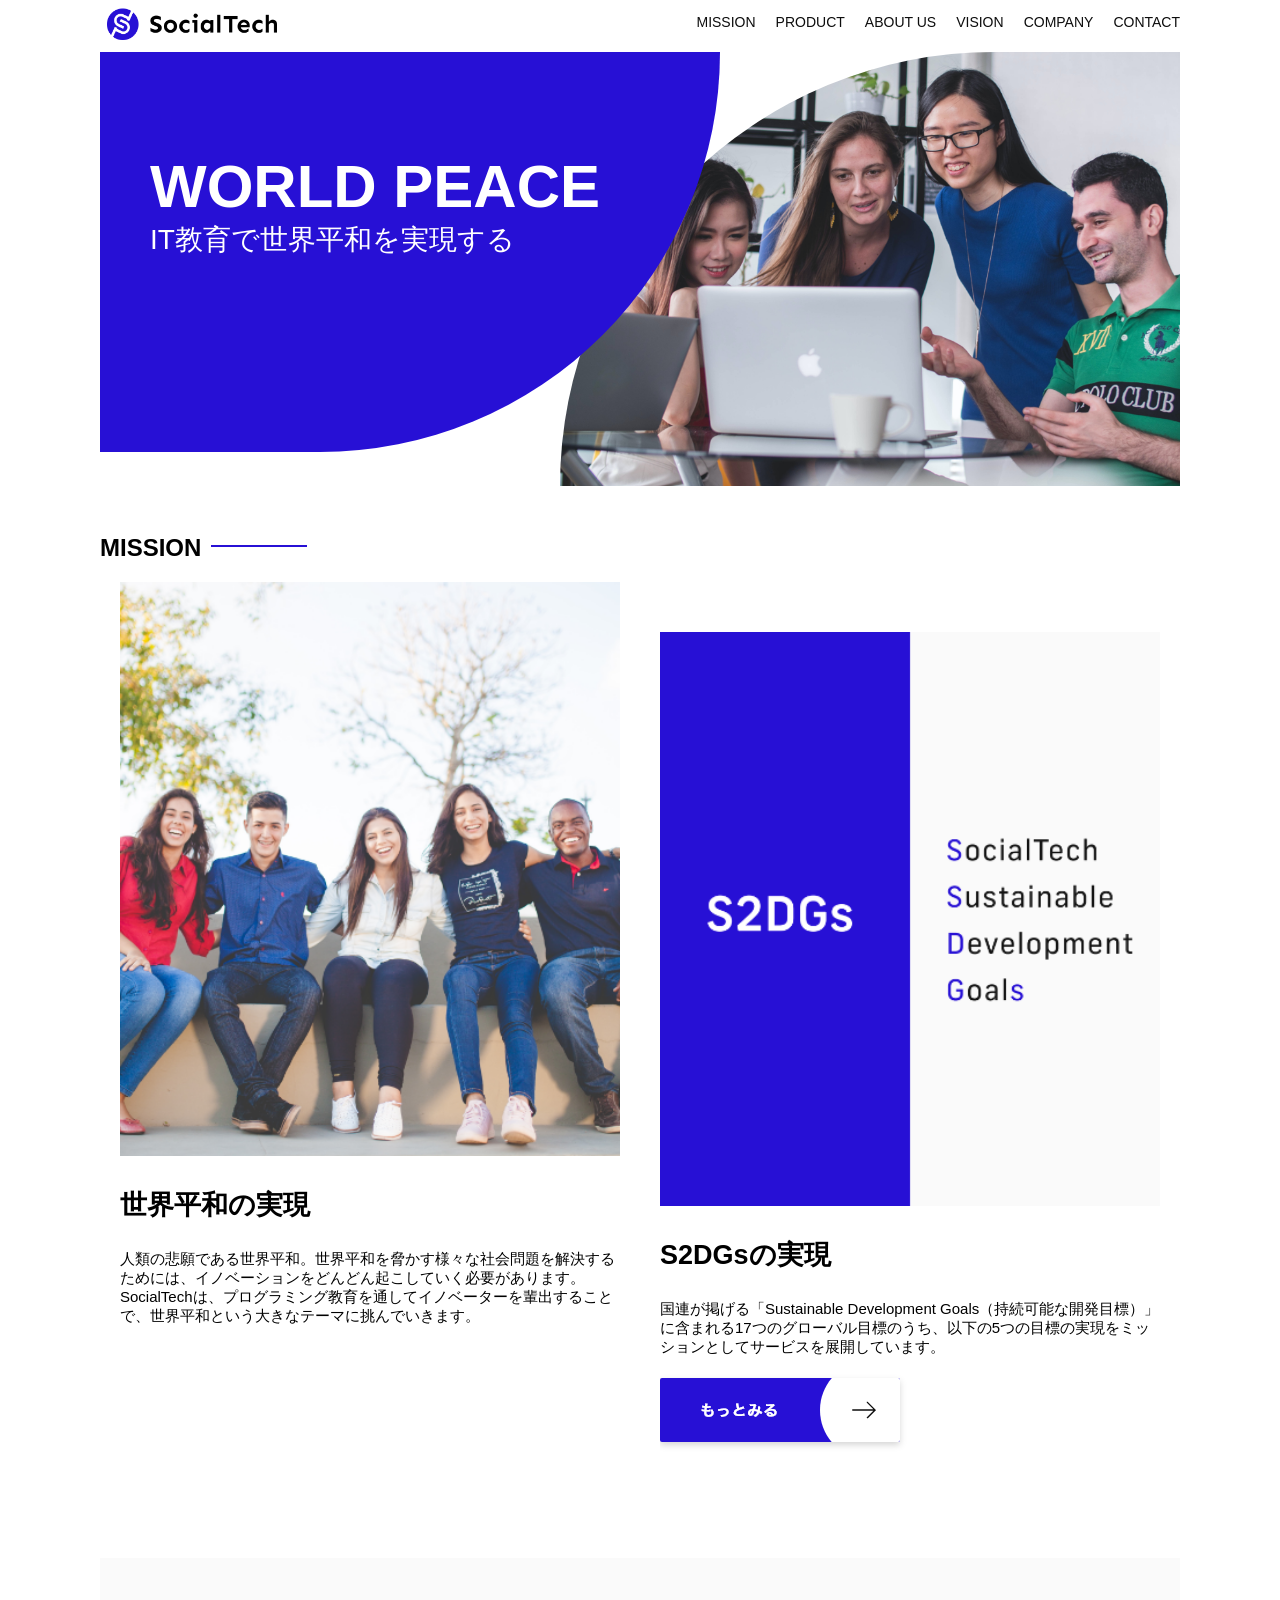
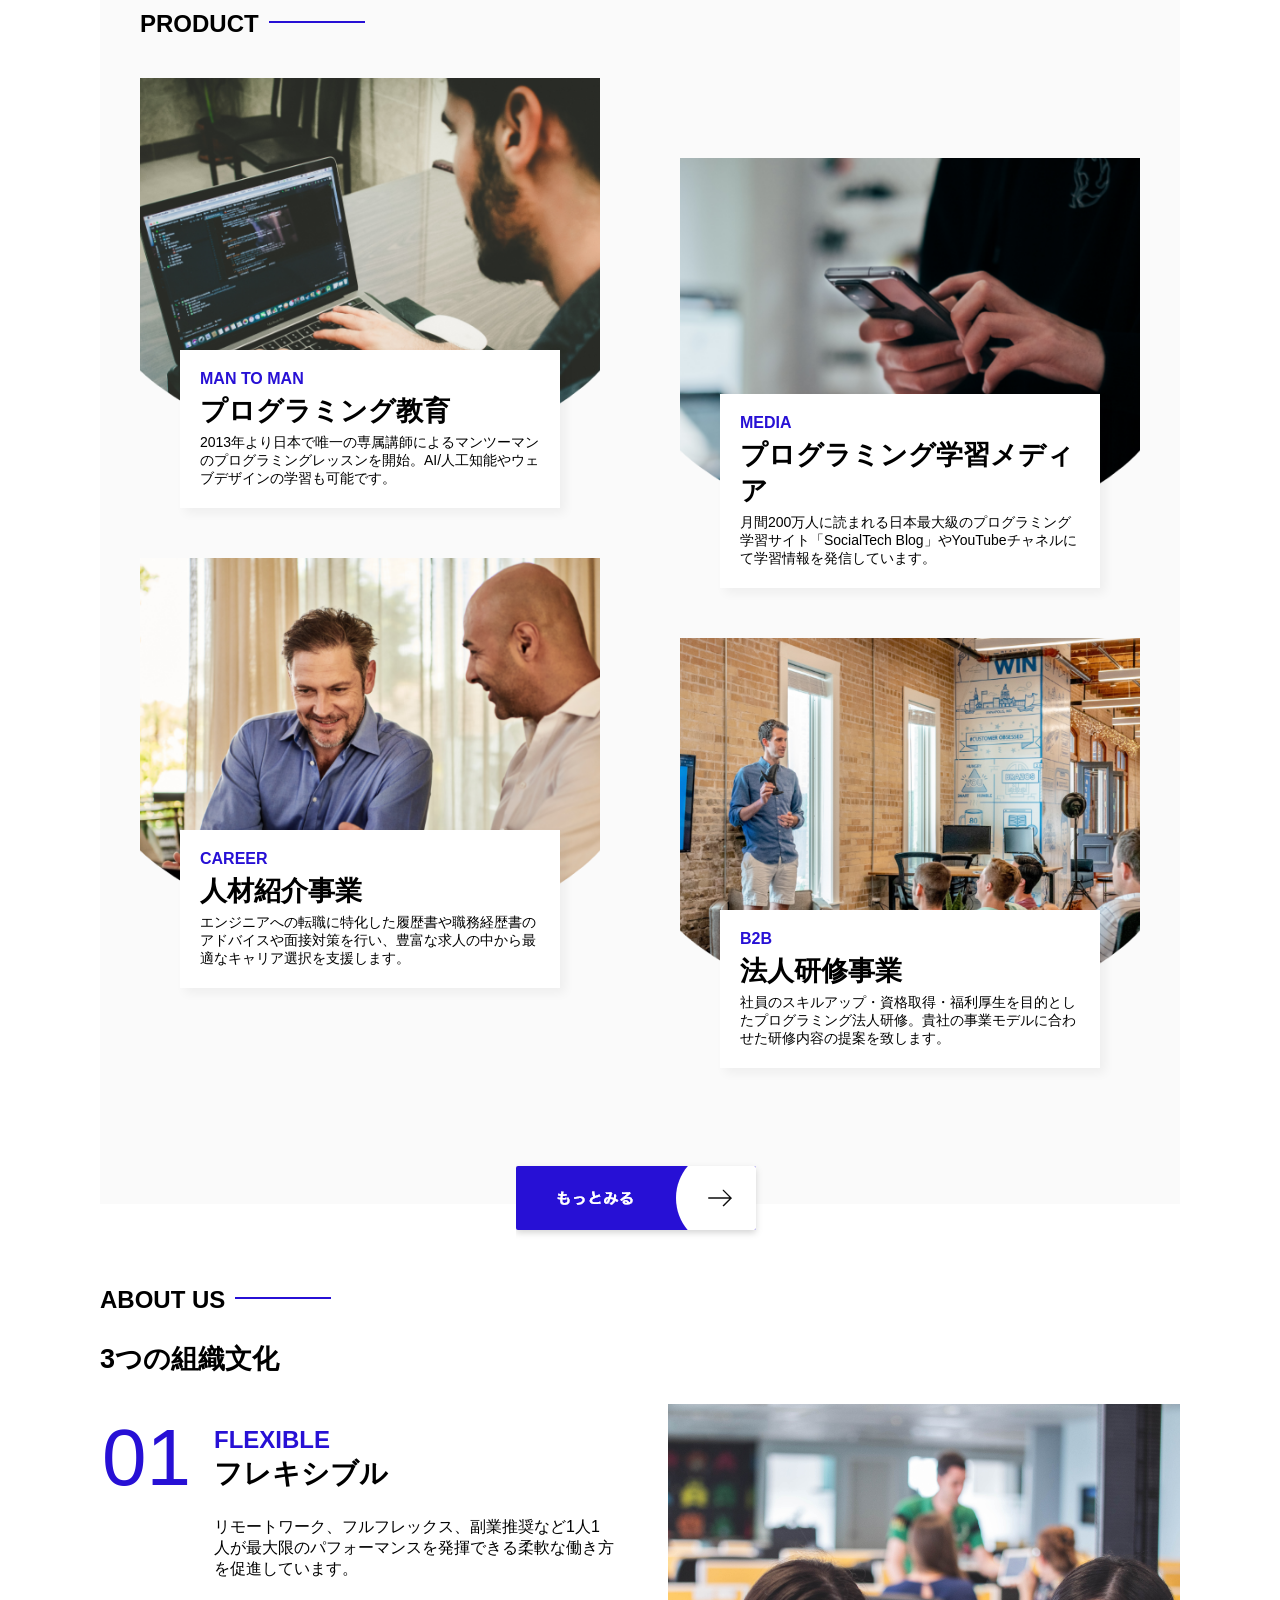
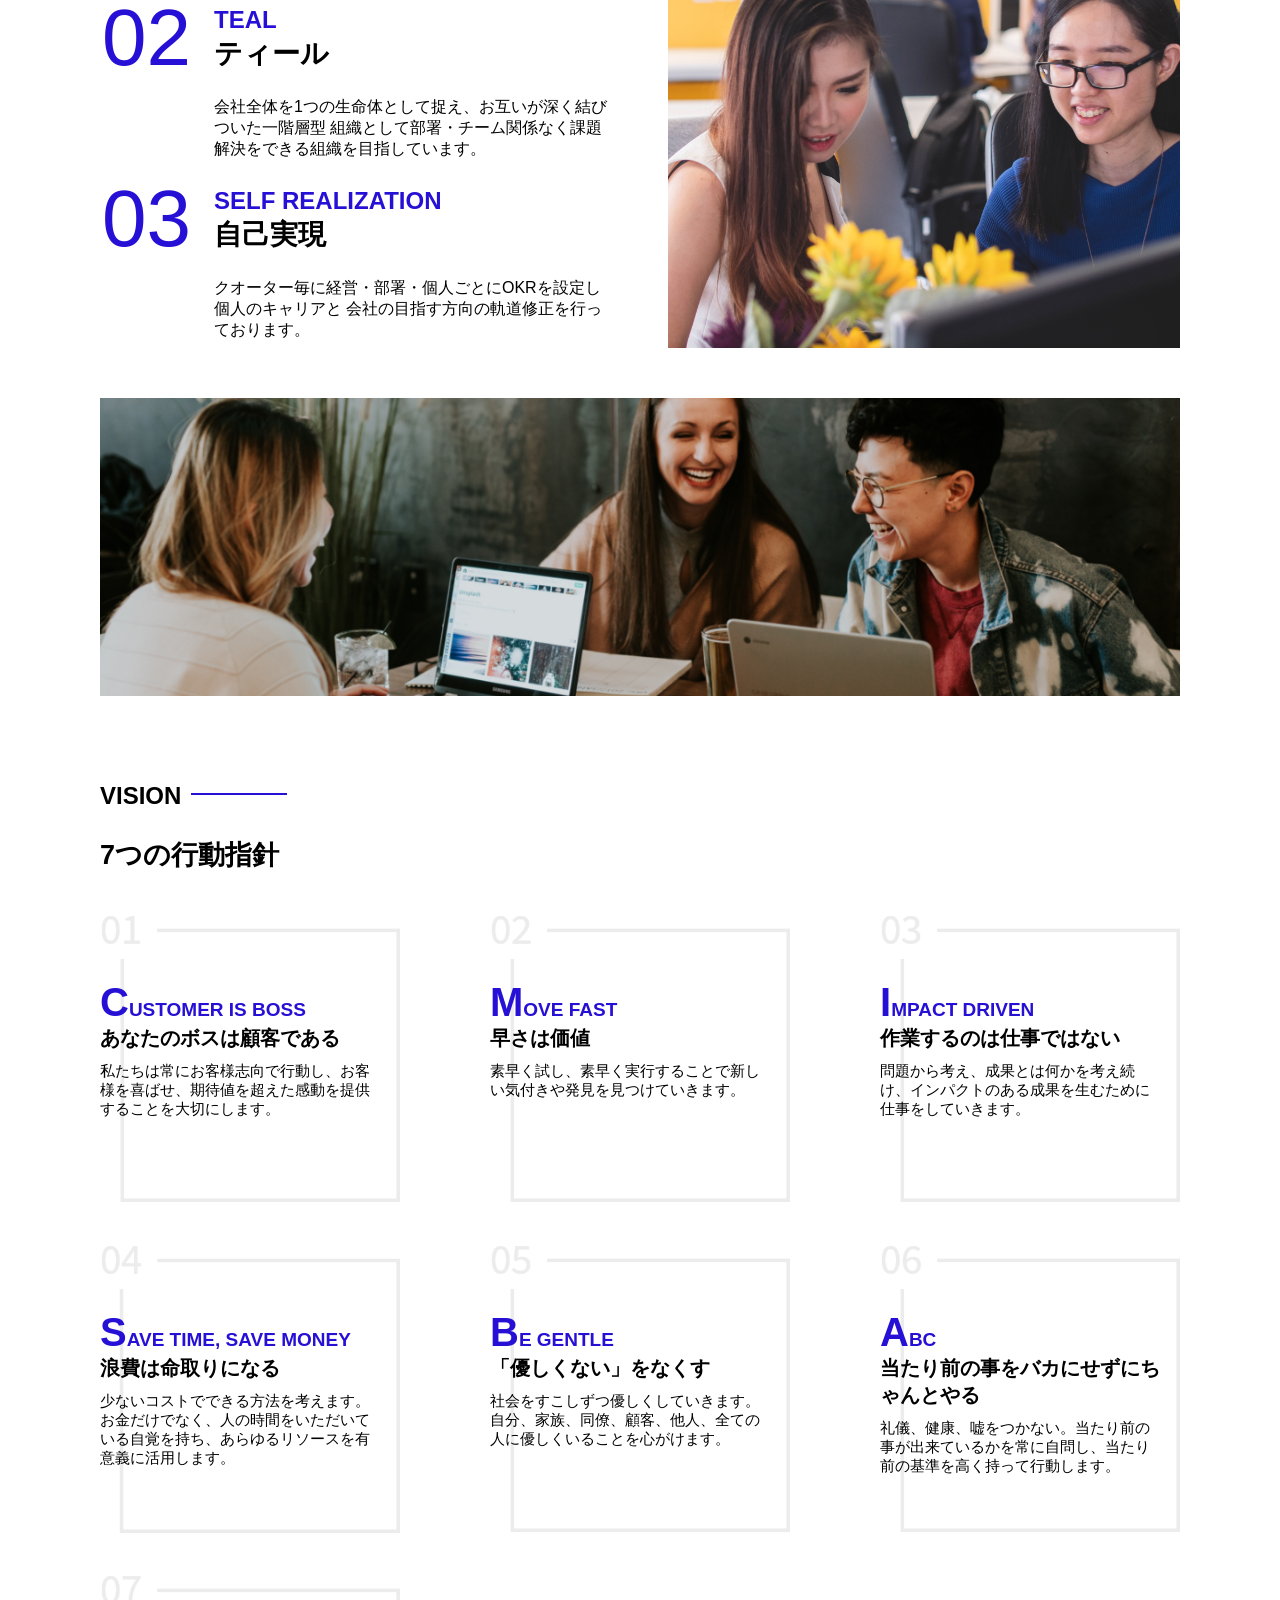
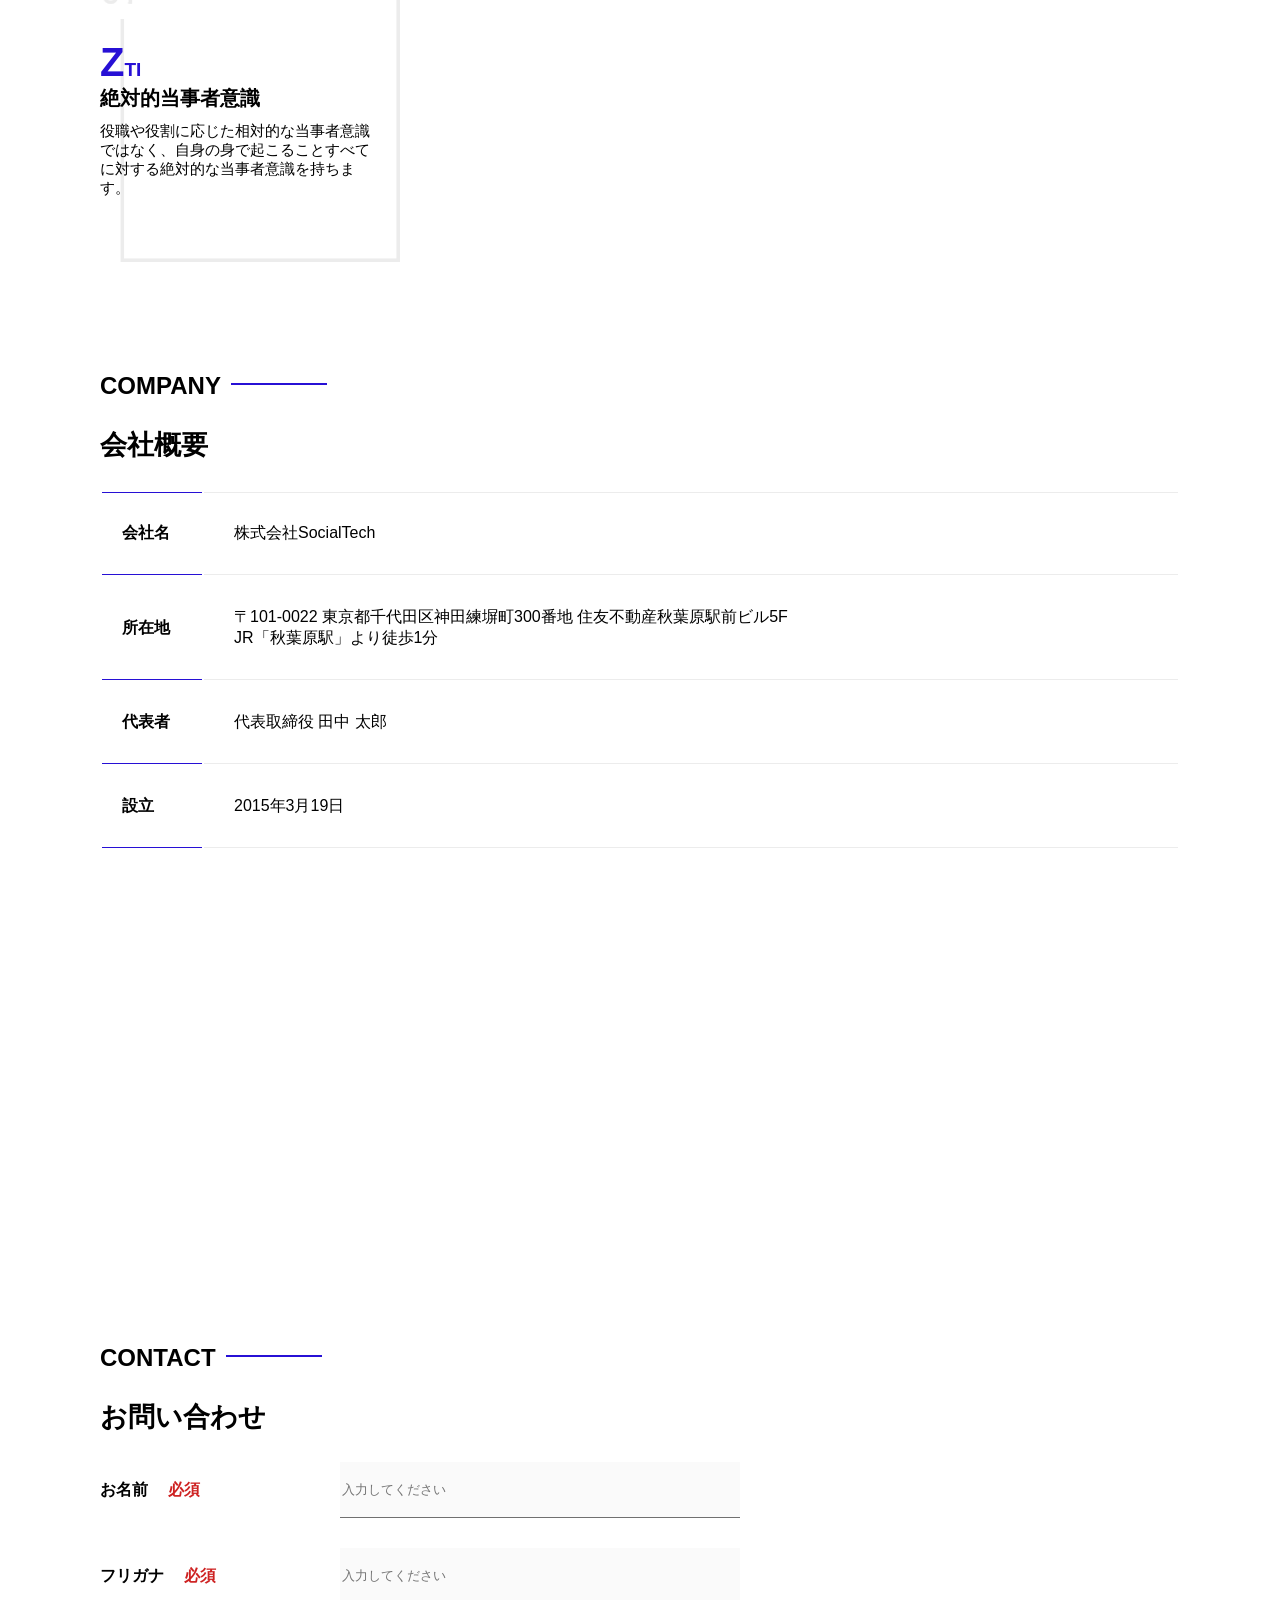
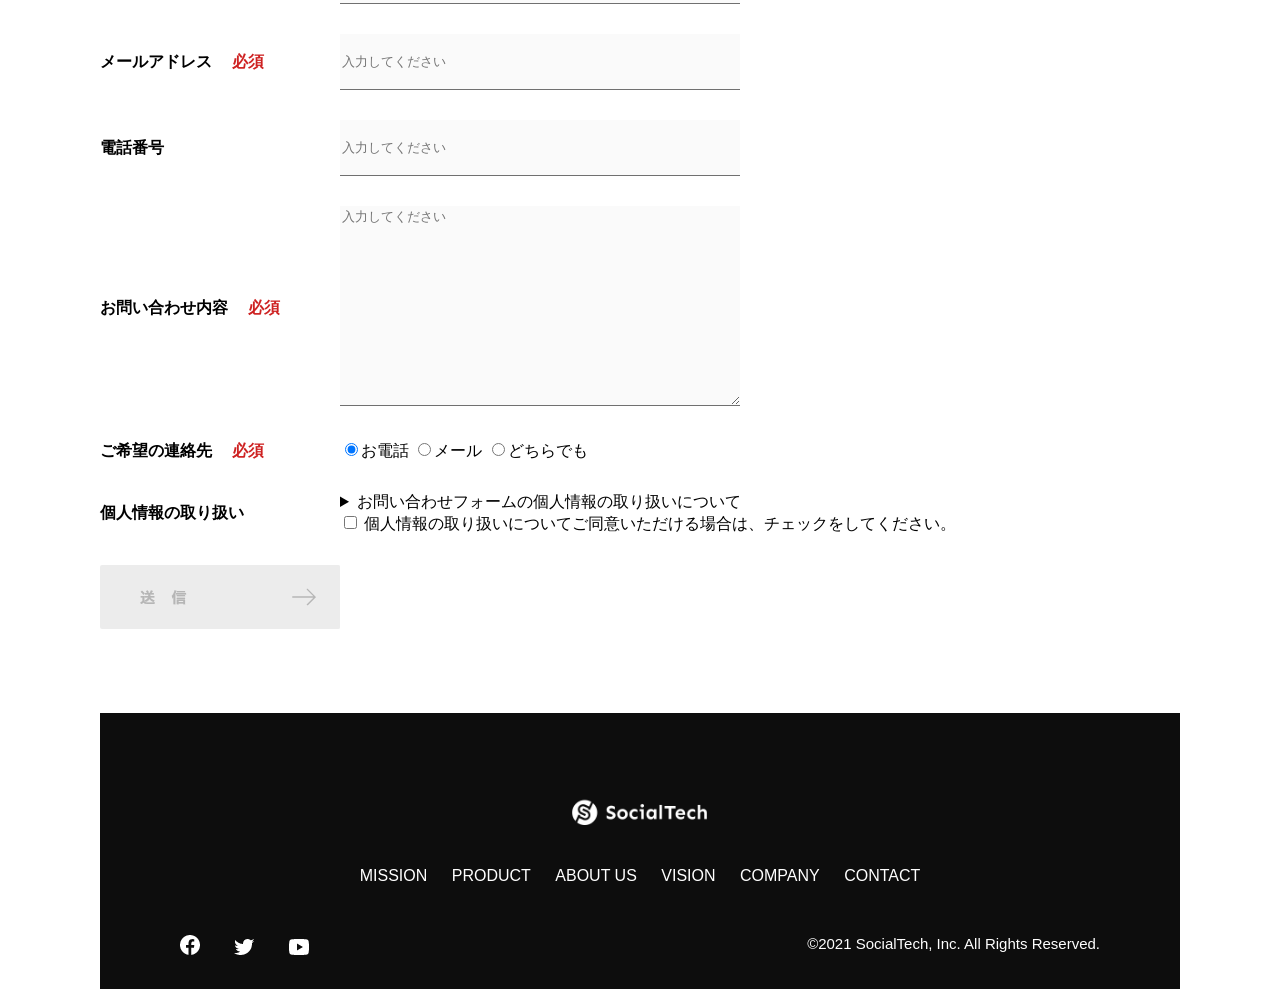
<file: kadai_tutorial_output/index.html>
<!DOCTYPE html>
<html>
    <head>
        <title>SocialTech</title>
        <meta charset="UTF-8">
        <meta name="description" content="SocialTech業界のリーディングカンパニーを目指します。">
        <meta name="viewport" content="width=device-width,initial-scale=1.0">
        <link rel="stylesheet" href="style.css">
    </head>
    <body>
        <!-- ヘッダ -->
        <header>
            <!-- ロゴ -->
             <a href="index.html" id="logo">
                <img src="images/logo.png" alt="トップページに戻る"></a>

                <!-- PC用ナビゲーション -->
    <nav id="nav-pc">
       <ul>
        <li><a href="mission.html">MISSION</a></li>
        <li><a href="product.html">PRODUCT</a></li>
        <li><a href="index.html#aboutus">ABOUT US</a></li>
        <li><a href="index.html#vision">VISION</a></li>
        <li><a href="index.html#company">COMPANY</a></li>
        <li><a href="index.html#contact">CONTACT</a></li>
       </ul>
   </nav>
   <!-- スマホ用メニューボタン -->
       <button id="menu-sp" onclick="document.getElementById('nav-sp').style.display = 'block'">
         <img src="images/button-menu.png" alt="ナビゲーションを開く">
       </button>
        <!-- スマホ用ナビゲーション -->
       <div id="nav-sp">
         <button id="close" onclick="document.getElementById('nav-sp').style.display = 'none'">
           <img src="images/button-close.png" alt="ナビゲーションを閉じる">
         </button>
 
         <nav>
           <ul>
             <li>
               <a id="logo-sp" href="index.html" onclick="document.getElementById('nav-sp').style.display = 'none'"><img src="images/logo-sp.png" alt="トップページに戻る"></a>
             </li>
             <li><a class="menu" href="mission.html" onclick="document.getElementById('nav-sp').style.display = 'none'">MISSION</a></li>
             <li><a class="menu" href="product.html" onclick="document.getElementById('nav-sp').style.display = 'none'">PRODUCT</a></li>
             <li><a class="menu" href="index.html#aboutus" onclick="document.getElementById('nav-sp').style.display = 'none'">ABOUT US</a></li>
             <li><a class="menu" href="index.html#vision" onclick="document.getElementById('nav-sp').style.display = 'none'">VISION</a></li>
             <li><a class="menu" href="index.html#company" onclick="document.getElementById('nav-sp').style.display = 'none'">COMPANY</a></li>
             <li><a class="menu" href="index.html#contact" onclick="document.getElementById('nav-sp').style.display = 'none'">CONTACT</a></li>
           </ul>
         </nav>
         <div id="sns">
           <a href="https://www.facebook.com/sejuku2013">
             <img src="images/button-facebook.png" alt="Facebookのリンク">
           </a>
           <a href="https://twitter.com/samuraijuku">
             <img src="images/button-twitter.png" alt="Twitterのリンク">
           </a>
           <a href="https://www.youtube.com/channel/UCCFOQO5aDK0xXam4cUQXT8g">
             <img src="images/button-youtube.png" alt="YouTubeのリンク">
           </a>
         </div>
       </div>
        </header>
        <main>
            <artical>
                <!--メインビジュアル-->
                <section id="main-visual">
                    <div id="main-message">
                        <h1>WORLD PEACE</h1>
                        <p>IT教育で世界平和を実現する</p>
                    </div>
                    <img src="images/index/index-main.png" alt="PCの周りに集まる多国籍の仲間たち">
                </section>
                <!--ミッション-->
                <section id="mission">
                    <h2 class="index-h2">MISSION</h2>
                    <div id="mission-flex">
                    <div>
                        <img id="mission-photo" src="images/index/index-mission.png" alt="屋外のベンチで写真を撮影する多国籍の仲間たち">
            <h3>世界平和の実現</h3>
            <p>
              人類の悲願である世界平和。世界平和を脅かす様々な社会問題を解決するためには、イノベーションをどんどん起こしていく必要があります。SocialTechは、プログラミング教育を通してイノベーターを輩出することで、世界平和という大きなテーマに挑んでいきます。
            </p>

            </div>
            <div>
            <img id="s2dgs" src="images/index/s2dgs.png" alt="S2DGs">
            <h3>S2DGsの実現</h3>
            <p>国連が掲げる「Sustainable Development Goals（持続可能な開発目標）」に含まれる17つのグローバル目標のうち、以下の5つの目標の実現をミッションとしてサービスを展開しています。</p>
            <a href="mission.html">
              <img src="images/button-more.png" alt="もっとみる">
            </a>
            </div>
            </div>
        </section>
        <!-- プロダクト -->
      <section id="product">
       <h2 class="index-h2">PRODUCT</h2>
        <div class="product-flex">
         <div id="product-left">
            <div>
               <img class="product-photo" src="images/index/index-mantoman.png" alt="PCでコードを書く男性">
               <div class="product-explain">
                 <span>MAN TO MAN</span>
                 <h3>プログラミング教育</h3>
                 <p>2013年より日本で唯一の専属講師によるマンツーマンのプログラミングレッスンを開始。AI/人工知能やウェブデザインの学習も可能です。</p>
               </div>
             </div>
             <div>
               <img class="product-photo" src="images/index/index-career.png" alt="笑顔で話し合う2人の男性">
               <div class="product-explain">
                 <span>CAREER</span>
                 <h3>人材紹介事業</h3>
                 <p>エンジニアへの転職に特化した履歴書や職務経歴書のアドバイスや面接対策を行い、豊富な求人の中から最適なキャリア選択を支援します。</p>
               </div>
             </div>
            </div>
         <div id="product-right">
          <div>
              <img class="product-photo" src="images/index/index-media.png" alt="スマートフォンを操作する人">
              <div class="product-explain">
                <span>MEDIA</span>
                <h3>プログラミング学習メディア</h3>
                <p>月間200万人に読まれる日本最大級のプログラミング学習サイト「SocialTech Blog」やYouTubeチャネルにて学習情報を発信しています。</p>
              </div>
            </div>
            <div>
              <img class="product-photo" src="images/index/index-b2b.png" alt="講演中の男性とそれを聴く人々">
              <div class="product-explain">
                <span>B2B</span>
                <h3>法人研修事業</h3>
                <p>社員のスキルアップ・資格取得・福利厚生を目的としたプログラミング法人研修。貴社の事業モデルに合わせた研修内容の提案を致します。</p>
              </div>
            </div>
          </div>
        </div>
        <div id="product-more">
          <a href="product.html">
            <img src="images/button-more.png" alt="もっとみる">
          </a>  
         </div>
        </div>
      </section>
      <!-- ABOUT US -->
      <section id="aboutus">
        <h2 class="index-h2">ABOUT US</h2>
        <h3>3つの組織文化</h3>
        <div>
          <table class="culture-table">
            <tr>
              <td class="culture-num">01</td>
              <th><span class="culture-en">FLEXIBLE</span><br>フレキシブル</th>
            </tr>
            <tr>
              <td>
                <!--空のセル-->
              </td>
              <td class="culture-description">リモートワーク、フルフレックス、副業推奨など1人1人が最大限のパフォーマンスを発揮できる柔軟な働き方を促進しています。</td>
            </tr>
            <tr>
              <td class="culture-num">02</td>
              <th><span class="culture-en">TEAL</span><br>ティール</th>
            </tr>
            <tr>
              <td>
                <!--空のセル-->
              </td>
              <td class="culture-description">会社全体を1つの生命体として捉え、お互いが深く結びついた一階層型 組織として部署・チーム関係なく課題解決をできる組織を目指しています。</td>
            </tr>
            <tr>
              <td class="culture-num">03</td>
              <th><span class="culture-en">SELF REALIZATION</span><br>自己実現</th>
            </tr>
            <tr>
              <td>
                <!--空のセル-->
              </td>
              <td class="culture-description">クオーター毎に経営・部署・個人ごとにOKRを設定し個人のキャリアと 会社の目指す方向の軌道修正を行っております。</td>
            </tr>
          </table>
          <img class="culture-img" src="images/index/index-aboutus1.png" alt="笑顔で話し合う2人の女性">
          </div>
          <img class="culture-img2" src="images/index/index-aboutus2.png" alt="笑顔で話し合う3人の男女">
        </section>
        <!-- VISION -->
      <section id="vision">
        <h2 class="index-h2">VISION</h2>
        <h3>7つの行動指針</h3>
        <div>
            <div class="vision-box">
               <img src="images/index/vision-01.png" alt="01">
               <div>
                 <h4>CUSTOMER IS BOSS</h4>
                 <h5>あなたのボスは顧客である</h5>
                 <p>私たちは常にお客様志向で行動し、お客様を喜ばせ、期待値を超えた感動を提供することを大切にします。</p>
               </div>
             </div>
             <div class="vision-box">
               <img src="images/index/vision-02.png" alt="02">
               <div>
                 <h4>MOVE FAST</h4>
                 <h5>早さは価値</h5>
                 <p>素早く試し、素早く実行することで新しい気付きや発見を見つけていきます。</p>
               </div>
             </div>
             <div class="vision-box">
               <img src="images/index/vision-03.png" alt="03">
               <div>
                 <h4>IMPACT DRIVEN</h4>
                 <h5>作業するのは仕事ではない</h5>
                 <p>問題から考え、成果とは何かを考え続け、インパクトのある成果を生むために仕事をしていきます。</p>
               </div>
             </div>
             <div class="vision-box">
               <img src="images/index/vision-04.png" alt="04">
               <div>
                 <h4>SAVE TIME, SAVE MONEY</h4>
                 <h5>浪費は命取りになる</h5>
                 <p>少ないコストでできる方法を考えます。お金だけでなく、人の時間をいただいている自覚を持ち、あらゆるリソースを有意義に活用します。</p>
               </div>
             </div>
             <div class="vision-box">
               <img src="images/index/vision-05.png" alt="05">
               <div>
                 <h4>BE GENTLE</h4>
                 <h5>「優しくない」をなくす</h5>
                 <p>社会をすこしずつ優しくしていきます。自分、家族、同僚、顧客、他人、全ての人に優しくいることを心がけます。</p>
               </div>
             </div>
             <div class="vision-box">
               <img src="images/index/vision-06.png" alt="06">
               <div>
                 <h4>ABC</h4>
                 <h5>当たり前の事をバカにせずにちゃんとやる</h5>
                 <p>礼儀、健康、嘘をつかない。当たり前の事が出来ているかを常に自問し、当たり前の基準を高く持って行動します。</p>
               </div>
             </div>
             <div class="vision-box">
               <img src="images/index/vision-07.png" alt="07">
               <div>
                 <h4>ZTI</h4>
                 <h5>絶対的当事者意識</h5>
                 <p>役職や役割に応じた相対的な当事者意識ではなく、自身の身で起こることすべてに対する絶対的な当事者意識を持ちます。</p>
               </div>
             </div>
        </div>
      </section>
      <!-- COMPANY -->
      <section id="company">
        <h2 class="index-h2">COMPANY</h2>
        <h3>会社概要</h3>
         <table id="company-table">
             <tr>
               <th class="tableheader tableheader-first">会社名</th>
               <td class="cell cell-first">株式会社SocialTech</td>
             </tr>
             <tr>
               <th class="tableheader">所在地</th>
               <td class="cell">〒101-0022 東京都千代田区神田練塀町300番地 住友不動産秋葉原駅前ビル5F<br>JR「秋葉原駅」より徒歩1分</td>
             </tr>
             <tr>
               <th class="tableheader">代表者</th>
               <td class="cell">代表取締役 田中 太郎</td>
             </tr>
             <tr>
               <th class="tableheader">設立</th>
               <td class="cell">2015年3月19日</td>
             </tr>
           </table>
           <iframe 
 src="https://www.google.com/maps/embed?pb=!1m18!1m12!1m3!1d3240.0688551336807!2d139.7720776771055!3d35.69992317258124!2m3!1f0!2f0!3f0!3m2!1i1024!2i768!4f13.1!3m3!1m2!1s0x60188fee13660e23%3A0x77137876edf742ac!2z5L2P5Y-L5LiN5YuV55Sj56eL6JGJ5Y6f6aeF5YmN44OT44Or!5e0!3m2!1sja!2sjp!4v1704858013291!5m2!1sja!2sjp" 
 style="border: 0" allowfullscreen="" loading="lazy">
 </iframe>
      </section>
      <!-- お問い合わせフォーム -->
      <section id="contact">
        <h2 class="index-h2">CONTACT</h2>
        <h3>お問い合わせ</h3>
        <form>
         <div>
            <div class="contact-heading">
              <label class="contact-label">お名前<span class="contact-span">必須</span></label>
            </div>
            <div>
              <input type="text" name="name" placeholder="入力してください" class="contact-textbox">
            </div>
          </div>
          <div>
            <div class="contact-heading">
              <label class="contact-label">フリガナ<span class="contact-span">必須</span></label>
            </div>
            <div>
              <input type="text" name="hurigana" placeholder="入力してください" class="contact-textbox">
            </div>
          </div>
          <div>
            <div class="contact-heading">
              <label class="contact-label">メールアドレス<span class="contact-span">必須</span></label>
            </div>
            <div>
              <input type="text" name="email" placeholder="入力してください" class="contact-textbox">
            </div>
          </div>
          <div>
            <div class="contact-heading">
              <label class="contact-label">電話番号</label>
            </div>
            <div>
              <input type="text" name="tel" placeholder="入力してください" class="contact-textbox">
            </div>
          </div>
             <div>
            <div class="contact-heading">
              <label class="contact-label">お問い合わせ内容<span class="contact-span">必須</span></label>
            </div>
            <div>
              <textarea class="contact-textarea" placeholder="入力してください" name="message"></textarea>
            </div>
          </div>
          <div>
            <div class="contact-heading">
              <label class="contact-label">ご希望の連絡先<span class="contact-span">必須</span></label>
            </div>
            <div>
              <input class="radiobutton" type="radio" value="tel" name="contact" checked><label>お電話</label>
              <input class="radiobutton" type="radio" value="mail" name="contact"><label>メール</label>
              <input class="radiobutton" type="radio" value="both" name="contact"><label>どちらでも</label>
            </div>
          </div>
          <div>
               <div class="contact-heading">
                 <label class="contact-label">個人情報の取り扱い</label>
               </div>
               <div>
                 <details>
                   <summary>お問い合わせフォームの個人情報の取り扱いについて</summary>
                   <div>
                     <dl>
                       <dt>１．組織の名称又は氏名</dt>
                       <dd>株式会社SocialTech</dd>
                       <dt>２．個人情報保護管理者（若しくはその代理人）の氏名又は職名、所属及び連絡先</dt>
                       <dd>
                         <p>鈴木 一郎 コーポレート部</p>
                         <p>メールアドレス：samurai@example.com</p>
                         <p>TEL：03-1234-5678</p>
                       </dd>
                       <dt>３．個人情報の利用目的</dt>
                       <dd>
                         <ul>
                           <li>本サービス及び本サービスに関連する情報の提供又はそれらに関する連絡のため</li>
                           <li>ユーザーの本人確認のため</li>
                           <li>当社サービスのご案内のため</li>
                           <li>当社の商品等の広告または宣伝（電子メールによるものを含むものとします。）</li>
                         </ul>
                       </dd>
                       <dt>４．個人情報の取り扱い業務の委託</dt>
                       <dd>個人情報の取扱業務の全部または一部を外部に業務委託する場合があります。その際、弊社は、個人情報を適切に保護できる管理体制を敷き実行していることを条件として委託先を厳選したうえで、機密保持契約を委託先と締結し、お客様の個人情報を厳密に管理させます。</dd>
                       <dt>５．個人情報の開示等の請求</dt>
                       <dd>
                         お客様は、弊社に対してご自身の個人情報の開示等（利用目的の通知、開示、内容の訂正・追加・削除、利用の停止または消去、第三者への提供の停止）に関して、当社問合わせ窓口に申し出ることができます。<br>
                         その際、弊社はお客様ご本人を確認させていただいたうえで、合理的な期間内に対応いたします。<br>
                         なお、個人情報に関する弊社問合わせ先は、次の通りです。
                       </dd>
                       <dd>
                         <p>株式会社SocialTech　個人情報問合せ窓口</p>
                         <p>〒150-0043　東京都千代田区神田練塀町300番地 住友不動産秋葉原駅前ビル5F</p>
                         <p>メールアドレス：samurai@example.com　TEL：03-1234-5678</p>
                       </dd>
 
                       <dt>６．個人情報を提供されることの任意性について</dt>
                       <dd>お客様がご自身の個人情報を弊社に提供されるか否かは、お客様のご判断によりますが、もしご提供されない場合には、適切なサービスが提供できない場合がありますので予めご了承ください。</dd>
                     </dl>
                   </div>
                 </details>
                 <input type="checkbox" name="agree">
                 <span>個人情報の取り扱いについてご同意いただける場合は、チェックをしてください。</span>
               </div>
             </div>
              <input type="image" src="images/button-submit.png" alt="送信する">

        </form>
      </section>


        </artical>
        </main>
<footer>
      <div id="footer-logo">
        <img src="images/logo-sp.png" alt="SocialTech">
      </div>
       <div id="footer-link">
        <a href="mission.html">MISSION</a>
        <a href="product.html">PRODUCT</a>
        <a href="index.html#aboutus">ABOUT US</a>
        <a href="index.html#vision">VISION</a>
        <a href="index.html#company">COMPANY</a>
        <a href="index.html#contact">CONTACT</a>
      </div>
       <div id="sns-footer">
         <div class="sns-btns">
           <a href="https://www.facebook.com/sejuku2013"><img src="images/button-facebook.png" alt="Facebookのリンク"></a>
           <a href="https://twitter.com/samuraijuku"><img src="images/button-twitter.png" alt="Twitterのリンク"></a>
           <a href="https://www.youtube.com/channel/UCCFOQO5aDK0xXam4cUQXT8g"><img src="images/button-youtube.png" alt="YouTubeのリンク"></a>
         </div>
         <p id="copyright">&copy;2021 SocialTech, Inc. All Rights Reserved.</p>
       </div>
    </footer>
        </body>
    
</html>
</file>
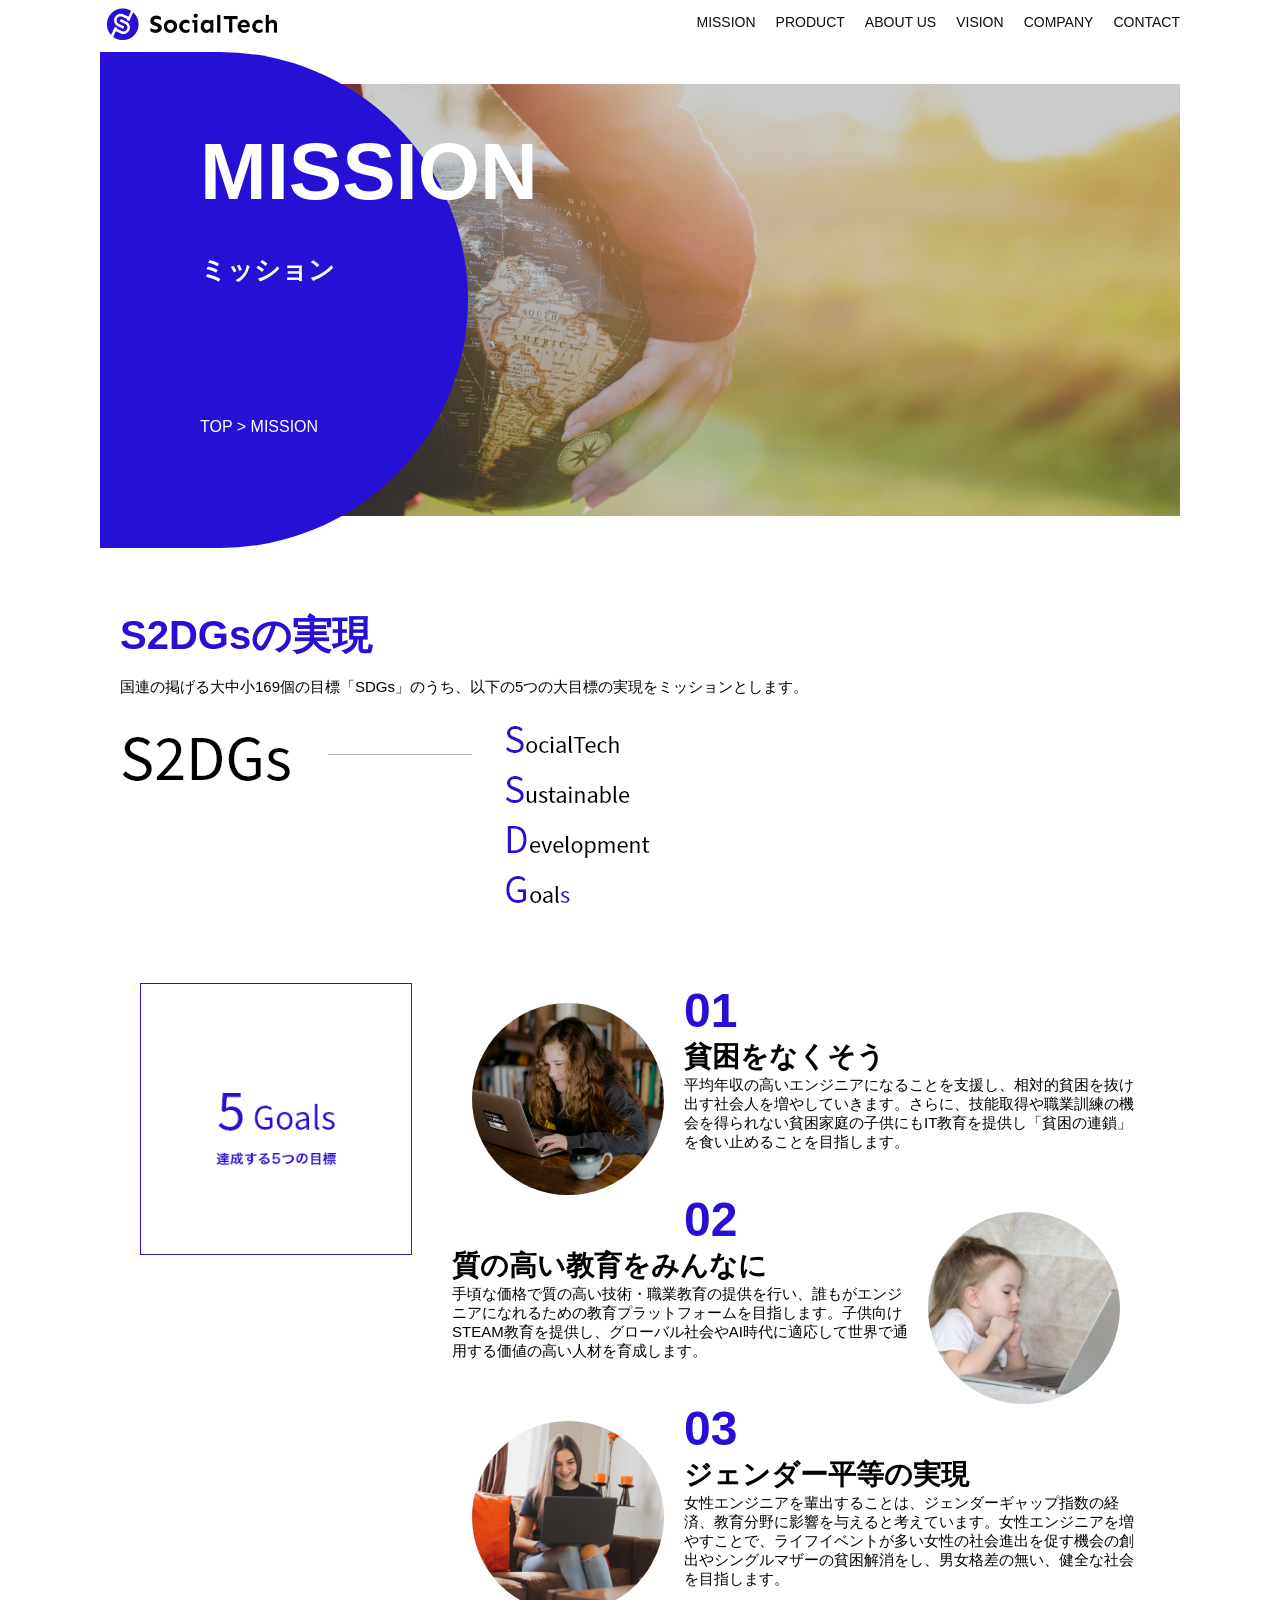
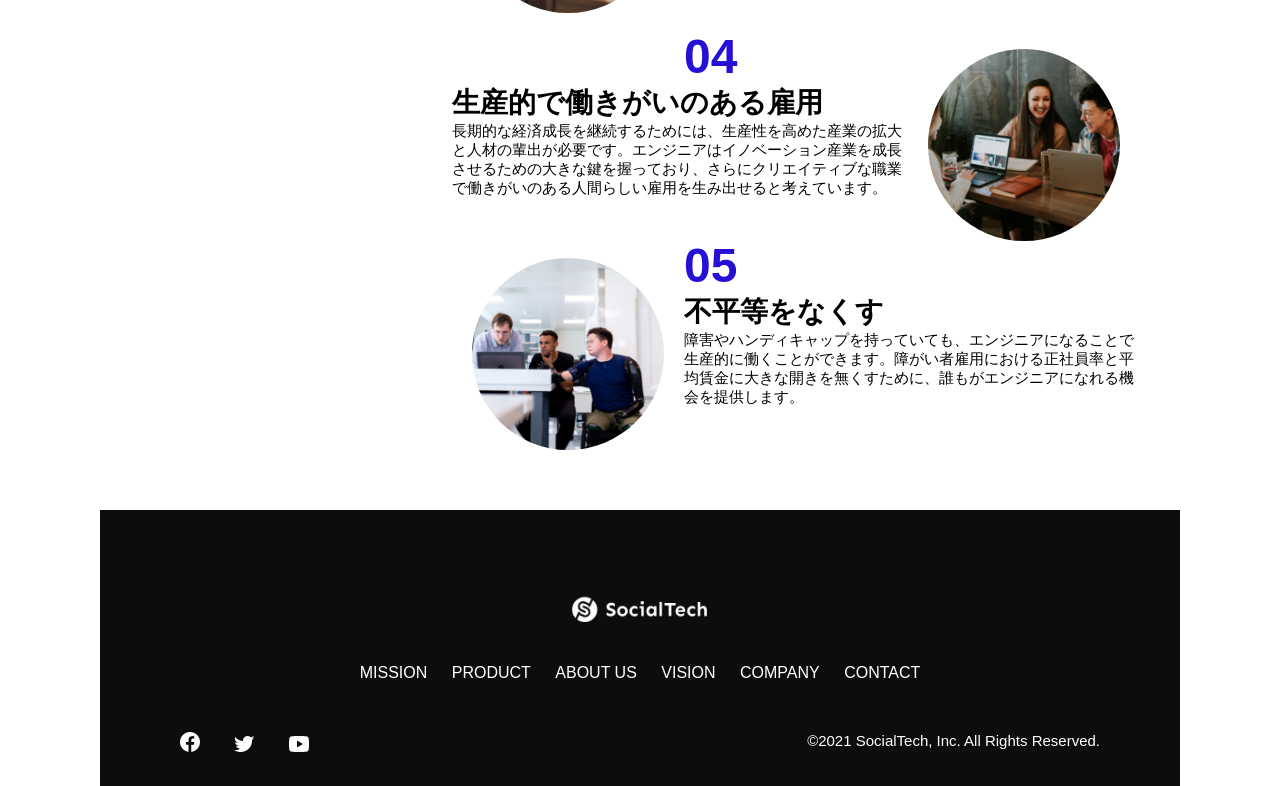
<file: kadai_tutorial_output/mission.html>
<!DOCTYPE html>
<html>
  <head>
    <title>SocialTech - MISSION ミッション -</title>
    <meta charset="utf-8">
    <meta name="description" content="SocialTechが目指す5つの目標(S2DGs)を紹介します">
    
    <meta name="viewport" content="width=device-width, initial-scale=1.0">
    <link rel="stylesheet" href="style.css">
  </head>

  <body>
    <!-- ヘッダー -->
    <header>
      <!-- ロゴ -->
      <a href="index.html" id="logo">
        <img src="images/logo.png" alt="トップページに戻る">
      </a>

      <!-- PC用ナビゲーション -->
      <nav id="nav-pc">
        <ul>
          <li><a href="mission.html">MISSION</a></li>
          <li><a href="product.html">PRODUCT</a></li>
          <li><a href="index.html#aboutus">ABOUT US</a></li>
          <li><a href="index.html#vision">VISION</a></li>
          <li><a href="index.html#company">COMPANY</a></li>
          <li><a href="index.html#contact">CONTACT</a></li>
        </ul>
      </nav>

      <!-- スマホ用メニューボタン -->
      <button id="menu-sp" onclick="document.getElementById('nav-sp').style.display = 'block'">
        <img src="images/button-menu.png" alt="ナビゲーションを開く">
      </button>

      <!-- スマホ用ナビゲーション -->
      <div id="nav-sp">
        <button id="close" onclick="document.getElementById('nav-sp').style.display = 'none'">
          <img src="images/button-close.png" alt="ナビゲーションを閉じる">
        </button>

        <nav>
          <ul>
            <li>
              <a id="logo-sp" href="index.html" onclick="document.getElementById('nav-sp').style.display = 'none'"><img src="images/logo-sp.png" alt="トップページに戻る"></a>
            </li>
            <li><a class="menu" href="mission.html" onclick="document.getElementById('nav-sp').style.display = 'none'">MISSION</a></li>
            <li><a class="menu" href="product.html" onclick="document.getElementById('nav-sp').style.display = 'none'">PRODUCT</a></li>
            <li><a class="menu" href="index.html#aboutus" onclick="document.getElementById('nav-sp').style.display = 'none'">ABOUT US</a></li>
            <li><a class="menu" href="index.html#vision" onclick="document.getElementById('nav-sp').style.display = 'none'">VISION</a></li>
            <li><a class="menu" href="index.html#company" onclick="document.getElementById('nav-sp').style.display = 'none'">COMPANY</a></li>
            <li><a class="menu" href="index.html#contact" onclick="document.getElementById('nav-sp').style.display = 'none'">CONTACT</a></li>
          </ul>
        </nav>
        <div id="sns">
          <a href="https://www.facebook.com/sejuku2013">
            <img src="images/button-facebook.png" alt="Facebookのリンク">
          </a>
          <a href="https://twitter.com/samuraijuku">
            <img src="images/button-twitter.png" alt="Twitterのリンク">
          </a>
          <a href="https://www.youtube.com/channel/UCCFOQO5aDK0xXam4cUQXT8g">
            <img src="images/button-youtube.png" alt="YouTubeのリンク">
          </a>
        </div>
      </div>
    </header>

    <main>
      <article>
        <section id="mission-main">
           <div class="mission-main-inner">
             <div id="mission-title">
               <h1>MISSION<br><span>ミッション</span></h1>
               <p>TOP > MISSION</p>
             </div>
           </div>
         </section>
          <section id="mission-s2dgs">
            <h2 class="mission-h2">S2DGsの実現</h2>
            <p>国連の掲げる大中小169個の目標「SDGs」のうち、以下の5つの大目標の実現をミッションとします。</p>
            <img src="images/mission/mission-s2dgs.png" alt="S2DGs">
          </section>
           <section id="mission-five-goals">
           <div class="five-goals-image">
             <img src="images/mission/mission-5goals.png" alt="5Goals">
           </div>
           <div class="five-goals-read">
             <div>
               <img class="fivegoals-image-left" src="images/mission/mission-5goals01.png" alt="PCを操作する女の子">
               <span class="fivegoals-number">01</span>
               <h3 class="fivegoals-h3">貧困をなくそう</h3>
               <p class="fivegoals-p">平均年収の高いエンジニアになることを支援し、相対的貧困を抜け出す社会人を増やしていきます。さらに、技能取得や職業訓練の機会を得られない貧困家庭の子供にもIT教育を提供し「貧困の連鎖」を食い止めることを目指します。</p>
             </div>
             <div>
               <img class="fivegoals-image-right" src="images/mission/mission-5goals02.png" alt="PCを見つめる小さい女の子">
               <span class="fivegoals-number">02</span>
               <h3 class="fivegoals-h3">質の高い教育をみんなに</h3>
               <p class="fivegoals-p">手頃な価格で質の高い技術・職業教育の提供を行い、誰もがエンジニアになれるための教育プラットフォームを目指します。子供向けSTEAM教育を提供し、グローバル社会やAI時代に適応して世界で通用する価値の高い人材を育成します。</p>
             </div>
             <div>
               <img class="fivegoals-image-left" src="images/mission/mission-5goals03.png" alt="PCを操作する女性">
               <span class="fivegoals-number">03</span>
               <h3 class="fivegoals-h3">ジェンダー平等の実現</h3>
               <p class="fivegoals-p">女性エンジニアを輩出することは、ジェンダーギャップ指数の経済、教育分野に影響を与えると考えています。女性エンジニアを増やすことで、ライフイベントが多い女性の社会進出を促す機会の創出やシングルマザーの貧困解消をし、男女格差の無い、健全な社会を目指します。</p>
             </div>
             <div>
               <img class="fivegoals-image-right" src="images/mission/mission-5goals04.png" alt="笑顔で話し合う3人の男女">
               <span class="fivegoals-number">04</span>
               <h3 class="fivegoals-h3">生産的で働きがいのある雇用</h3>
               <p class="fivegoals-p">長期的な経済成長を継続するためには、生産性を高めた産業の拡大と人材の輩出が必要です。エンジニアはイノベーション産業を成長させるための大きな鍵を握っており、さらにクリエイティブな職業で働きがいのある人間らしい雇用を生み出せると考えています。</p>
             </div>
             <div>
               <img class="fivegoals-image-left" src="images/mission/mission-5goals05.png" alt="障害を持つ男性が生き生きと働く様子">
               <span class="fivegoals-number">05</span>
               <h3 class="fivegoals-h3">不平等をなくす</h3>
               <p class="fivegoals-p">障害やハンディキャップを持っていても、エンジニアになることで生産的に働くことができます。障がい者雇用における正社員率と平均賃金に大きな開きを無くすために、誰もがエンジニアになれる機会を提供します。</p>
             </div>
           </div>
         </section>

      </article>
    </main>

    <footer>
      <div id="footer-logo">
        <img src="images/logo-sp.png" alt="SocialTech">
      </div>
      <div id="footer-link">
        <a href="mission.html">MISSION</a>
        <a href="product.html">PRODUCT</a>
        <a href="index.html#aboutus">ABOUT US</a>
        <a href="index.html#vision">VISION</a>
        <a href="index.html#company">COMPANY</a>
        <a href="index.html#contact">CONTACT</a>
      </div>
      <div id="sns-footer">
        <div class="sns-btns">
          <a href="https://www.facebook.com/sejuku2013"><img src="images/button-facebook.png" alt="Facebookのリンク"></a>
          <a href="https://twitter.com/samuraijuku"><img src="images/button-twitter.png" alt="Twitterのリンク"></a>
          <a href="https://www.youtube.com/channel/UCCFOQO5aDK0xXam4cUQXT8g"><img src="images/button-youtube.png" alt="YouTubeのリンク"></a>
        </div>
        <p id="copyright">&copy;2021 SocialTech, Inc. All Rights Reserved.</p>
      </div>
    </footer>

  </body>
</html>
</file>
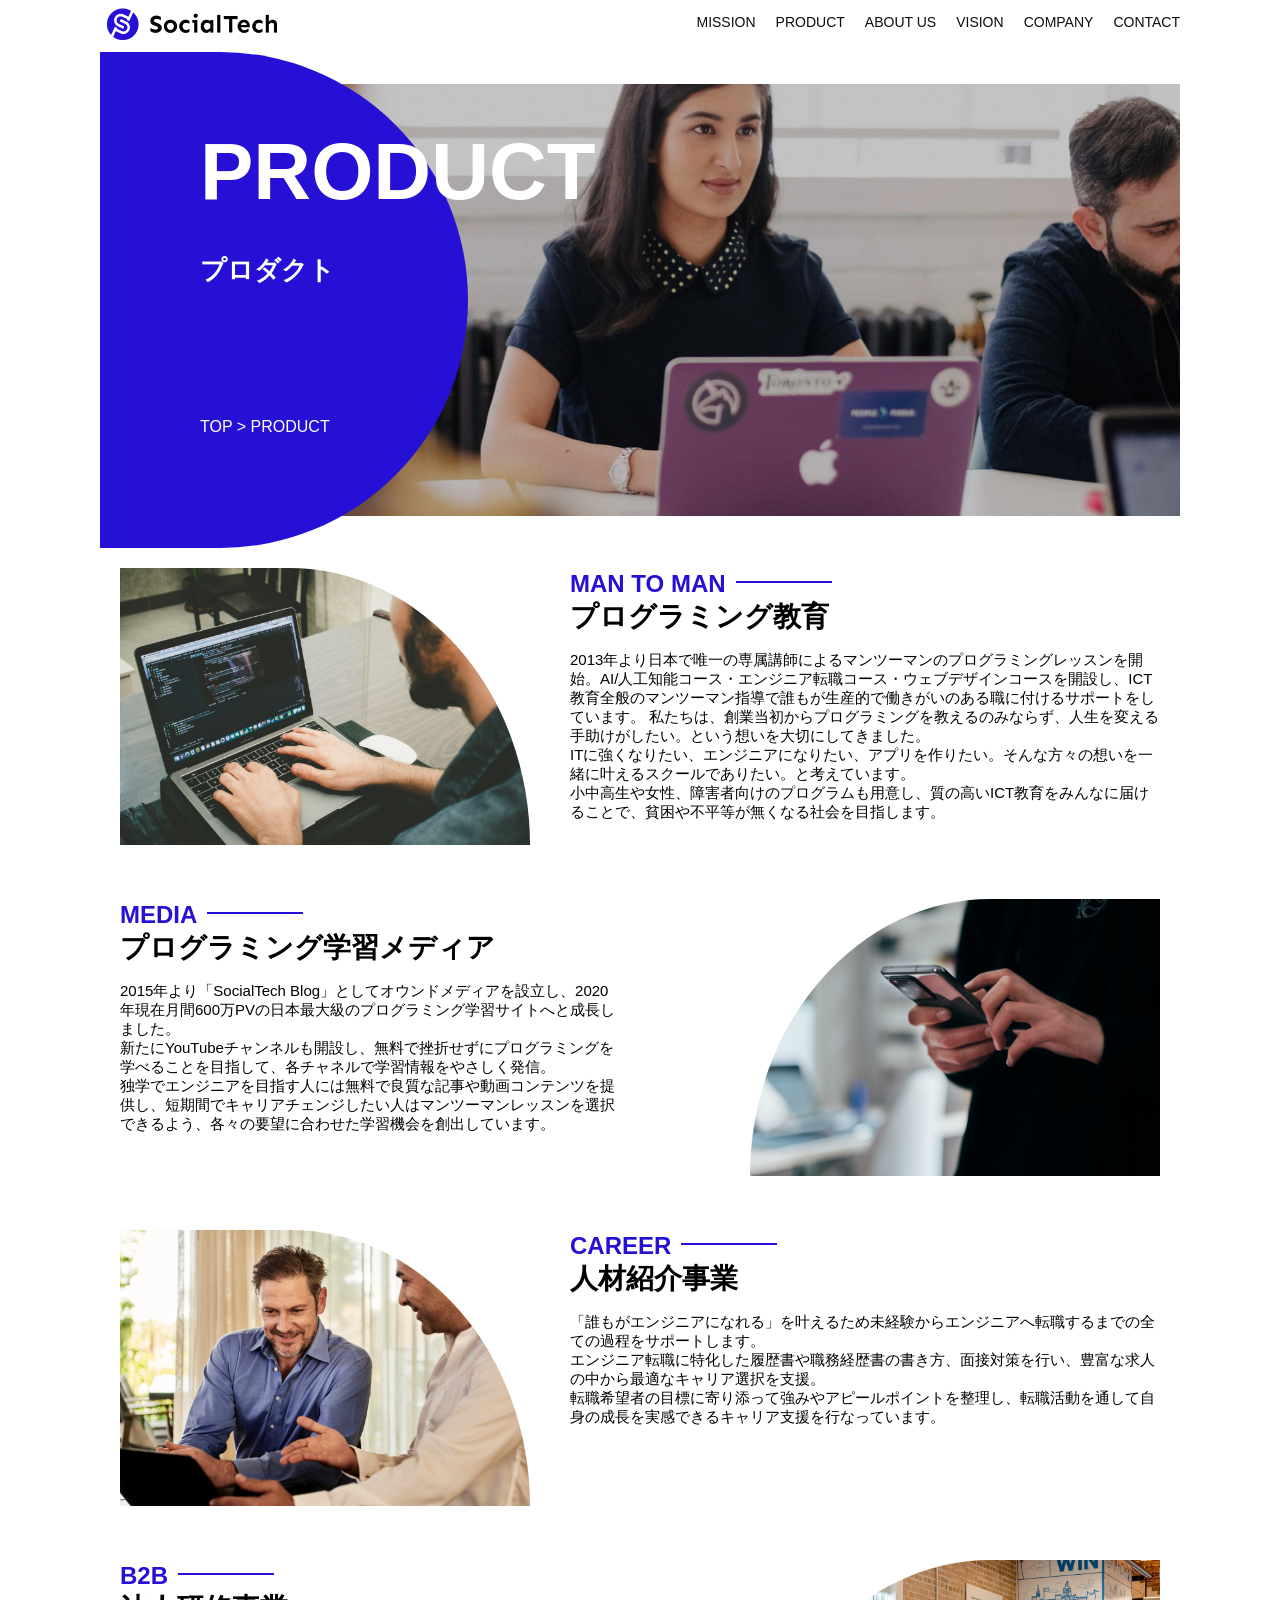
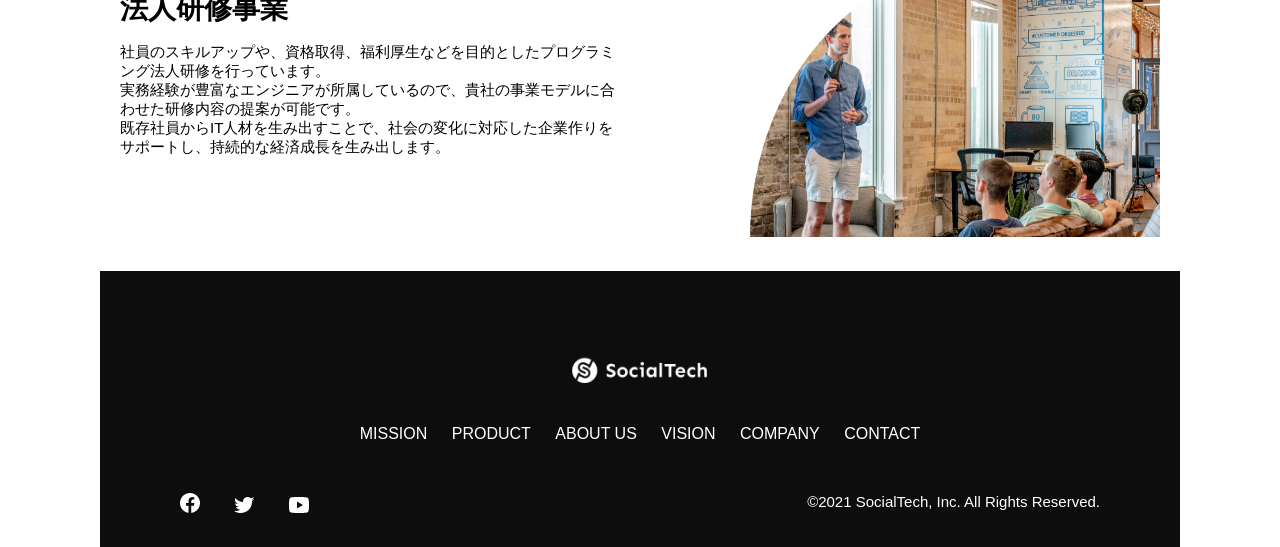
<file: kadai_tutorial_output/product.html>
<!DOCTYPE html>
<html>
  <head>
    <title>SocialTech -PRODUCT プロダクト-</title>
    <meta charset="utf-8">
    <meta name="description" content="SocialTechの4つのプロダクトを紹介します">
    <meta name="viewport" content="width=device-width, initial-scale=1.0">
    <link rel="stylesheet" href="style.css">
  </head>

  <body>
    <!-- ヘッダー -->
    <header>
      <!-- ロゴ -->
      <a href="index.html" id="logo">
        <img src="images/logo.png" alt="トップページに戻る">
      </a>

      <!-- PC用ナビゲーション -->
      <nav id="nav-pc">
        <ul>
          <li><a href="mission.html">MISSION</a></li>
          <li><a href="product.html">PRODUCT</a></li>
          <li><a href="index.html#aboutus">ABOUT US</a></li>
          <li><a href="index.html#vision">VISION</a></li>
          <li><a href="index.html#company">COMPANY</a></li>
          <li><a href="index.html#contact">CONTACT</a></li>
        </ul>
      </nav>

      <!-- スマホ用メニューボタン -->
      <button id="menu-sp" onclick="document.getElementById('nav-sp').style.display = 'block'">
        <img src="images/button-menu.png" alt="ナビゲーションを開く">
      </button>

      <!-- スマホ用ナビゲーション -->
      <div id="nav-sp">
        <button id="close" onclick="document.getElementById('nav-sp').style.display = 'none'">
          <img src="images/button-close.png" alt="ナビゲーションを閉じる">
        </button>

        <nav>
          <ul>
            <li>
              <a id="logo-sp" href="index.html" onclick="document.getElementById('nav-sp').style.display = 'none'"><img src="images/logo-sp.png" alt="トップページに戻る"></a>
            </li>
            <li><a class="menu" href="mission.html" onclick="document.getElementById('nav-sp').style.display = 'none'">MISSION</a></li>
            <li><a class="menu" href="product.html" onclick="document.getElementById('nav-sp').style.display = 'none'">PRODUCT</a></li>
            <li><a class="menu" href="index.html#aboutus" onclick="document.getElementById('nav-sp').style.display = 'none'">ABOUT US</a></li>
            <li><a class="menu" href="index.html#vision" onclick="document.getElementById('nav-sp').style.display = 'none'">VISION</a></li>
            <li><a class="menu" href="index.html#company" onclick="document.getElementById('nav-sp').style.display = 'none'">COMPANY</a></li>
            <li><a class="menu" href="index.html#contact" onclick="document.getElementById('nav-sp').style.display = 'none'">CONTACT</a></li>
          </ul>
        </nav>
        <div id="sns">
          <a href="https://www.facebook.com/sejuku2013">
            <img src="images/button-facebook.png" alt="Facebookのリンク">
          </a>
          <a href="https://twitter.com/samuraijuku">
            <img src="images/button-twitter.png" alt="Twitterのリンク">
          </a>
          <a href="https://www.youtube.com/channel/UCCFOQO5aDK0xXam4cUQXT8g">
            <img src="images/button-youtube.png" alt="YouTubeのリンク">
          </a>
        </div>
      </div>
    </header>

    <main>
      <article>
     <section id="product-main">
           <div class="product-main-inner">
             <div id="product-title">
               <h1>PRODUCT<br><span>プロダクト</span></h1>
               <p>TOP > PRODUCT</p>
             </div>
           </div>
         </section>
        <section class="product-section product-section-left">
           <div class="product-section-img">
             <img src="images/product/product-mantoman.png" alt="PCでコードを書く男性">
           </div>
           <div class="product-read">
             <h2 class="product-h2">MAN TO MAN</h2>
             <h3 class="product-h3">プログラミング教育</h3>
             <p>
               2013年より日本で唯一の専属講師によるマンツーマンのプログラミングレッスンを開始。AI/人工知能コース・エンジニア転職コース・ウェブデザインコースを開設し、ICT教育全般のマンツーマン指導で誰もが生産的で働きがいのある職に付けるサポートをしています。 私たちは、創業当初からプログラミングを教えるのみならず、人生を変える手助けがしたい。という想いを大切にしてきました。<br>ITに強くなりたい、エンジニアになりたい、アプリを作りたい。そんな方々の想いを一緒に叶えるスクールでありたい。と考えています。<br>小中高生や女性、障害者向けのプログラムも用意し、質の高いICT教育をみんなに届けることで、貧困や不平等が無くなる社会を目指します。
             </p>
           </div>
         </section>
 
         <section class="product-section product-section-right">
           <div class="product-read">
             <h2 class="product-h2">MEDIA</h2>
             <h3 class="product-h3">プログラミング学習メディア</h3>
             <p>2015年より「SocialTech Blog」としてオウンドメディアを設立し、2020年現在月間600万PVの日本最大級のプログラミング学習サイトへと成長しました。<br>新たにYouTubeチャンネルも開設し、無料で挫折せずにプログラミングを学べることを目指して、各チャネルで学習情報をやさしく発信。<br>独学でエンジニアを目指す人には無料で良質な記事や動画コンテンツを提供し、短期間でキャリアチェンジしたい人はマンツーマンレッスンを選択できるよう、各々の要望に合わせた学習機会を創出しています。</p>
           </div>
           <div class="product-section-img">
             <img src="images/product/product-media.png" alt="スマートフォンを操作する人">
           </div>
         </section>
 
         <section class="product-section product-section-left">
           <div class="product-section-img">
             <img src="images/product/product-career.png" alt="笑顔で話し合う2人の男性">
           </div>
           <div class="product-read">
             <h2 class="product-h2">CAREER</h2>
             <h3 class="product-h3">人材紹介事業</h3>
             <p>「誰もがエンジニアになれる」を叶えるため未経験からエンジニアへ転職するまでの全ての過程をサポートします。<br>エンジニア転職に特化した履歴書や職務経歴書の書き方、面接対策を行い、豊富な求人の中から最適なキャリア選択を支援。<br>転職希望者の目標に寄り添って強みやアピールポイントを整理し、転職活動を通して自身の成長を実感できるキャリア支援を行なっています。<br></p>
           </div>
         </section>
 
         <section class="product-section product-section-right">
           <div class="product-read">
             <h2 class="product-h2">B2B</h2>
             <h3 class="product-h3">法人研修事業</h3>
             <p>社員のスキルアップや、資格取得、福利厚生などを目的としたプログラミング法人研修を行っています。<br>実務経験が豊富なエンジニアが所属しているので、貴社の事業モデルに合わせた研修内容の提案が可能です。<br>既存社員からIT人材を生み出すことで、社会の変化に対応した企業作りをサポートし、持続的な経済成長を生み出します。</p>
           </div>
           <div class="product-section-img">
             <img src="images/product/product-b2b.png" alt="講演中の男性とそれを聴く人々">
           </div>
         </section>    
      </article>
    </main>

    <footer>
      <div id="footer-logo">
        <img src="images/logo-sp.png" alt="SocialTech">
      </div>
      <div id="footer-link">
        <a href="mission.html">MISSION</a>
        <a href="product.html">PRODUCT</a>
        <a href="index.html#aboutus">ABOUT US</a>
        <a href="index.html#vision">VISION</a>
        <a href="index.html#company">COMPANY</a>
        <a href="index.html#contact">CONTACT</a>
      </div>
      <div id="sns-footer">
        <div class="sns-btns">
          <a href="https://www.facebook.com/sejuku2013"><img src="images/button-facebook.png" alt="Facebookのリンク"></a>
          <a href="https://twitter.com/samuraijuku"><img src="images/button-twitter.png" alt="Twitterのリンク"></a>
          <a href="https://www.youtube.com/channel/UCCFOQO5aDK0xXam4cUQXT8g"><img src="images/button-youtube.png" alt="YouTubeのリンク"></a>
        </div>
        <p id="copyright">&copy;2021 SocialTech, Inc. All Rights Reserved.</p>
      </div>
    </footer>
    
  </body>
</html>
</file>
<file: kadai_tutorial_output/style.css>
/* PC、スマホ共通スタイル */
* {
  box-sizing: border-box;
}

p {
  font-size: 15px;
}

body {
    max-width: 1080px;
    margin: 0 auto 0 auto;
  font-family: "Source Sans Pro", "Hiragino Kaku Gothic ProN", Meiryo, Arial, sans-serif;
}

/* ヘッダー */
header {
    display: flex;
    justify-content: space-between; 
     }

     /* ナビゲーションのレイアウト */
 #nav-pc {
   font-size: 14px;
 }
 
 #nav-pc ul {
   display: flex;
   padding-left: 0;
 }
 
 #nav-pc li {
   list-style: none;
 }
 
 /* ナビゲーションのリンクの装飾設定 */
 #nav-pc a {
   text-decoration: none;
   margin-left: 20px;
   color: #0d0d0d;
 }
 
 #nav-pc a:hover {
   text-decoration: underline;
 }
 /* スマホ用ナビを非表示 */
  #nav-sp,
  #menu-sp {
    display: none;
  }

 /* メインビジュアル*/
 #main-visual {
   position: relative;
   height: 400px;
 }

 #main-message {
   position: absolute;
   top: 0;
   left: 0;
   background-color: #2710d5;
   color: #ffffff;
   border-radius: 0 0 476px 0;
   max-width: 620px;
   height: 100%;
   width: 100%;
   z-index: 11;
 }

 #main-message > h1 {
   font-size: 60px;
   margin: 100px 0 0 50px;
 }
 #main-message > p { 
   font-size: 28px;
   margin: 0 0 0 50px;
 }

 #main-visual > img {
   max-width: 620px;
   border-radius: 476px 0 0 0;
   position: absolute;
   top: 0;
   right: 0;
   z-index: 10;
 }

 /* 見出し */
 h2 {
   margin: 40px 0 0 0;
 }
 
 h2::after {
   content: url("images/line.png");
   margin-left: 10px;
 }
 
 h3 {
   font-size: 27px;
 }

 /* ミッション */
 #mission {
   margin: 80px auto 80px auto;
 }
 
 #mission-flex {
   display: flex;
 }

 #mission-flex > div {
   width: 50%;
   margin: 20px;
 }
 
 #mission-photo {
   width: 100%;
 }
 
 #s2dgs {
   margin-top: 50px;
   width: 100%;
 }
  /* プロダクト */
 #product {
   background-color: #fafafa;
   margin: 80px 0 80px 0;
   padding: 10px 40px 0px 40px;
 }
 
 /* 外枠 */
 #product .product-flex {
   margin-top: 40px;
   display: flex;
 }
 
 /* 左のカラム */
 #product-left {
   width: 50%;
   margin-right: 20px;
 }
 
 /* 右のカラム */
 #product-right {
   width: 50%;
   margin-left: 20px;
   margin-top: 80px;
 }
 
 /* 画像＋説明の枠 */
 #product-left > div {
   position: relative;
   height: 480px;
   margin-right: 20px;
 }
 #product-right > div {
   position: relative;
   height: 480px;
   margin-left: 20px;
 }

 /* 画像 */
 .product-photo {
   width: 100%;
 }

 /* 説明文の枠 */
 .product-explain {
   background-color: #ffffff;
   position: absolute;
   left: 0;
   bottom: 50px;
   margin: 0 40px 0 40px;
   padding: 20px;
   box-shadow: 5px 5px 10px rgba(0, 0, 0, 0.05);
 }
 
 /* 説明文の英語 */
 .product-explain > span {
   color: #2710d5;
   font-weight: bold;
   font-size: 16px;
   margin: 0;
 }
 
 /* 説明文の見出し */
 .product-explain > h3 {
   margin: 5px 0 5px 0;
 }
 
 /* 説明文 */
 .product-explain > p {
   font-size: 14px;
   margin: 0;
 }
 
 /* もっと見るボタン */
 #product-more {
   text-align: center;
 }
 
 #product-more a {
   position: relative;
   bottom: -42px;
 }
 /* ABOUT US */
 #aboutus {
   margin: 80px auto 80px auto;
 }
 
 /* 3つの組織文化と画像を入れる枠 */
 #aboutus > div {
   display: flex;
 }

 /* 画像 */
 .culture-img {
   width: 50%;
   align-self: flex-start;
 }
 
 .culture-img2 {
   margin-top: 50px;
   width: 100%;
 }

 /* 3つの組織文化の表 */
 .culture-table {
   margin-right: 50px;
 }

 /* 番号 */
 .culture-num {
   font-size: 80px;
   color: #2710d5;
   padding: 0 20px 0 0;
 }

 /* 見出し */
 .culture-table th {
   text-align: left;
   font-size: 28px;
   font-weight: bold;
 }

 /* 組織文化英語 */
 .culture-en {
   color: #2710d5;
   font-size: 24px;
 }

 /* 説明文 */
 .culture-description {
   margin: 0;
 }

 /* ビジョン */
 #vision {
   margin: 80px auto 80px auto;
 }
 
 /* セクション内の外枠*/
 #vision > div {
   display: flex;
   justify-content: space-between;
   flex-wrap: wrap;
 }
 
 /*7つの行動指針の枠*/
 .vision-box {
   width: 300px;
   height: 300px;
   margin-bottom: 30px;
   position: relative;
 }

 .vision-box > img {
   width: 100%;
   position: relative;
   z-index: 30;
 }
 
 .vision-box > div {
   position: absolute;
   top: 0;
   left: 0;
   z-index: 31;
   margin-right: 20px;
 }
 
 .vision-box > div > h4 {
   color: #2710d5;
   font-size: 19px;
   margin: 80px 0 0 0;
 }
 
 .vision-box > div > h4::first-letter {
   font-size: 40px;
 }
 
 .vision-box > div > h5 {
   font-size: 20px;
   margin: 0 0 0 0;
 }
 
 .vision-box > div > p {
   margin: 10px 0 0 0;
 }

  /* 会社概要 */
 #company {
   margin: 80px auto 80px auto;
 }

 #company-table {
   width: 100%;
 }
 
 .tableheader {
   text-align: left;
   padding: 20px;
   border-bottom-color: #2710d5;
   border-bottom-width: 1px;
   border-bottom-style: solid;
   width: 100px;
 }
 
 .tableheader-first {
   border-top-color: #2710d5;
   border-top-width: 1px;
   border-top-style: solid;
 }
 
 .cell {
   padding: 30px;
   border-bottom-color: #ececec;
   border-bottom-width: 1px;
   border-bottom-style: solid;
 }
 
 .cell-first {
   border-top-color: #ececec;
   border-top-width: 1px;
   border-top-style: solid;
 }

#company > iframe {
   width: 100%;
   height: 368px;
   margin-top: 40px;
 }

 /* お問い合わせ */
 #contact {
   margin: 80px auto 80px auto;
 }
 
 /* 外枠 */
 #contact > form > div {
   display: flex;
   flex-direction: row;
   flex-wrap: wrap;
   padding-bottom: 30px;
 }

 /* 左列の見出し */
 .contact-heading {
   width: 240px;
   align-self: center;
 }
 /* 見出しのラベル */
 .contact-label {
   font-weight: bold;
 }
 /* 必須 */
 .contact-span {
   color: #ce2222;
   margin: 0 0 0 20px;
   font-weight: bold;
 }

 /* テキストボックス */
 .contact-textbox {
   border-top: 0px;
   border-left: 0px;
   border-right: 0px;
   border-bottom-width: 1px;
   border-bottom-color: #707070;
   border-style: solid;
   background-color: #fafafa;
   width: 400px;
   height: 56px;
 }
 
 /* お問い合わせ内容のテキストエリア */
 .contact-textarea {
   border-top: 0px;
   border-left: 0px;
   border-right: 0px;
   border-bottom-width: 1px;
   border-bottom-color: #707070;
   background-color: #fafafa;
   width: 400px;
   height: 200px;
}

/* テキストボックス */
 .contact-textbox {
   border-top: 0px;
   border-left: 0px;
   border-right: 0px;
   border-bottom-width: 1px;
   border-bottom-color: #707070;
   border-style: solid;
   background-color: #fafafa;
   width: 400px;
   height: 56px;
 }
 
 /* お問い合わせ内容のテキストエリア */
 .contact-textarea {
   border-top: 0px;
   border-left: 0px;
   border-right: 0px;
   border-bottom-width: 1px;
   border-bottom-color: #707070;
   background-color: #fafafa;
   width: 400px;
   height: 200px;
}
/* テキストボックス */
 .contact-textbox {
   border-top: 0px;
   border-left: 0px;
   border-right: 0px;
   border-bottom-width: 1px;
   border-bottom-color: #707070;
   border-style: solid;
   background-color: #fafafa;
   width: 400px;
   height: 56px;
 }
 
 /* お問い合わせ内容のテキストエリア */
 .contact-textarea {
   border-top: 0px;
   border-left: 0px;
   border-right: 0px;
   border-bottom-width: 1px;
   border-bottom-color: #707070;
   background-color: #fafafa;
   width: 400px;
   height: 200px;
}

/* テキストボックス */
 .contact-textbox {
   border-top: 0px;
   border-left: 0px;
   border-right: 0px;
   border-bottom-width: 1px;
   border-bottom-color: #707070;
   border-style: solid;
   background-color: #fafafa;
   width: 400px;
   height: 56px;
 }
 
 /* お問い合わせ内容のテキストエリア */
 .contact-textarea {
   border-top: 0px;
   border-left: 0px;
   border-right: 0px;
   border-bottom-width: 1px;
   border-bottom-color: #707070;
   background-color: #fafafa;
   width: 400px;
   height: 200px;
}

/* テキストボックス */
 .contact-textbox {
   border-top: 0px;
   border-left: 0px;
   border-right: 0px;
   border-bottom-width: 1px;
   border-bottom-color: #707070;
   border-style: solid;
   background-color: #fafafa;
   width: 400px;
   height: 56px;
 }
 
 /* お問い合わせ内容のテキストエリア */
 .contact-textarea {
   border-top: 0px;
   border-left: 0px;
   border-right: 0px;
   border-bottom-width: 1px;
   border-bottom-color: #707070;
   background-color: #fafafa;
   width: 400px;
   height: 200px;
}

/* 個人情報の取り扱い */
 #contact dt {
   font-weight: bold;
 }
 
 #contact dd {
   margin: 0 0 16px 0;
 }
 
 #contact dd p {
   margin: 0;
 }
 
 #contact dd ul {
   padding-left: 0;
 }
 
 #contact dd li {
   margin-bottom: 0;
   list-style: none;
 }

 /* フッター */
 footer {
   background-color: #0d0d0d;
   text-align: center;
   padding: 80px 80px 30px 80px;
 }
 
 #footer-logo {
   margin-bottom: 30px;
 }
 #footer-link {
   margin-bottom: 50px;
 }
 
 #footer-link > a {
   text-decoration: none;
   margin: 10px;
   color: #ffffff;
 }
 
 #footer-link > a:hover {
   text-decoration: underline;
 }

 #sns-footer {
   display: flex;
   justify-content: space-between;
 }
 
 #sns-footer a {
   margin-right: 30px;
 }
 
 #copyright {
   color: #ffffff;
   margin: 0;
 }

 /* mission.html用スタイル */
 /* ミッションのメインビジュアル */
 .mission-main-inner {
   background-image: url("images/mission/mission-main.png");
   background-repeat: no-repeat;
   background-position-y: center;
 }
 
 #mission-title {
   background-color: #2710d5;
   width: 368px;
   color: #ffffff;
   height: 496px;
   border-radius: 0 248px 248px 0;
   position: relative;
 }
 
 #mission-title h1 {
   position: absolute;
   top: 0;
   left: 100px;
   font-size: 80px;
   line-height: 1;
 }
 
 #mission-title h1 span {
   font-size: 26px;
 }
 
 #mission-title > p {
   position: absolute;
   top: 350px;
   left: 100px;
   font-size: 16px;
 }

 /* ミッションページ　S2DGSの設定 */
 #mission-s2dgs {
   padding: 20px;
 }
 
 .mission-h2 {
   color: #2710d5;
   font-size: 40px;
 }
 
 .mission-h2::after {
   content: none;
 }

 /* ミッションページ　5つのゴールの設定 */
 #mission-five-goals {
   padding: 20px;
   display: flex;
 }
 
 #mission-five-goals .five-goals-image {
   width: 30%;
   padding: 20px;
 }
 
 #mission-five-goals .five-goals-image img {
   width: 100%;
 }
 
 #mission-five-goals .five-goals-read {
   width: 70%;
   padding: 20px;
 }
 
 #mission-five-goals .five-goals-read > div {
   margin-bottom: 40px;
 }
 
 .fivegoals-image-right {
   float: right;
   margin: 20px;
 }
 
 .fivegoals-image-left {
   float: left;
   margin: 20px;
 }
 
 .fivegoals-number {
   color: #2710d5;
   font-size: 48px;
   font-weight: bold;
   margin: 0;
 }
 
 .fivegoals-h3 {
   font-size: 28px;
   margin: 0;
 }
 
 .fivegoals-p {
   margin: 0;
 }

 /* プロダクトページ */
 .product-main-inner {
   background-image: url("images/product/product-main.png");
   background-repeat: no-repeat;
   background-position-y: center;
 }
 
 #product-title {
   background-color: #2710d5;
   width: 368px;
   color: #ffffff;
   height: 496px;
   border-radius: 0 248px 248px 0;
   position: relative;
 }
 
 #product-title h1 {
   position: absolute;
   top: 0;
   left: 100px;
   font-size: 80px;
   line-height: 1;
 }
 
 #product-title h1 span {
   font-size: 26px;
 }
 
 #product-title > p {
   position: absolute;
   top: 350px;
   left: 100px;
   font-size: 16px;
 }

 /* セクション */
 .product-section {
   display: flex;
   padding: 20px 20px 0;
 }
 
 .product-section .product-section-img {
   width: 450px;
 }
 
 /* 左が画像のセクション*/
 .product-section-left .product-section-img img {
   width: 100%;
   padding: 0 40px 30px 0;
   border-radius: 0 432px 0 0;
 }
 
 .product-section-left .product-read {
   width: 50%;
   flex-grow: 1;
 }
 
 .product-section-left .product-read p {
   margin-bottom: 0;
 }
 
 /* 右が画像のセクション*/
 .product-section-right {
   justify-content: space-between;
 }
 
 .product-section-right .product-section-img img {
   width: 100%;
   padding: 0 0 30px 40px;
   border-radius: 432px 0 0 0;
 }
 
 .product-section-right .product-read {
   width: 500px;
 }
 
 .product-h2 {
   color: #2710d5;
   font-size: 24px;
   margin: 0;
 }
 
 .product-h3 {
   font-size: 28px;
   margin: 0;
 }


 /*====================
  スマートフォン用のスタイル
 =====================*/
 @media screen and (max-width: 767px) {
   /* PC用ナビゲーション非表示 */
    #nav-pc{
     display: none;
   }
 
   /* ハンバーガーメニュー */
   #menu-sp {
     display: block;
     background-color: transparent;
     float: right;
     padding: 0;
     border: none;
   }
 
   /* スマホ用ナビゲーションの表示切替*/
   /* 初期状態、レイアウトと非表示設定 */
   #nav-sp {
     background-color: #2710d5;
     position: fixed;
     left: 0;
     top: 0;
     height: 100%;
     width: 100%;
     display: none;
     z-index: 100;
   }


/* ×ボタン */
   #close {
     position: absolute;
     top: 20px;
     right: 20px;
     background-color: transparent;
     border: none;
   }
 
   #nav-sp nav ul {
     padding-left: 0;
   }
 
   #nav-sp nav li {
     list-style: none;
   }
 
   /* ナビゲーションメニュー用ロゴ */
   #logo-sp {
     margin: 80px 0 30px 20px;
   } 

   /* ナビゲーションのリンクの装飾設定 */
  #nav-sp nav a {
    display: block;
    color: #ffffff;
  }
 
  #nav-sp nav a:hover {
     text-decoration: underline;
   }
 
   #nav-sp .menu {
     text-decoration: none;
     margin: 0 20px 0 20px;
     height: 44px;
     font-size: 16px;
     background-image: url("images/arrow.png");
     background-repeat: no-repeat;
     background-position: right top;
   }

   #sns {
    position: absolute;
    bottom: 20px;
    left: 20px;
  }

  #sns > a {
    margin-right: 30px;
  }


/* メインビジュアル */
   #main-visual {
     position: relative;
     height: 470px;
   }
 
   #main-visual > div {
     text-align: center;
     height: 280px;
   }
 
   #main-visual h1 {
     font-size: 28px;
     margin: 90px 0 0 0;
   }
 
   #main-visual > div > p {
     margin: 0;
     font-size: 15px;
   }
 
   #main-visual > img {
     width: 100%;
     border-radius: 476px 0 0 0;
     top: auto;
     bottom: 0;
   }

 /*見出し*/
   h2 {
     margin: 15px 0 15px 0;
   }
   
   h3 {
     font-size: 24px;
     margin: 10px 0 0 0;
   }  

 /* ミッション */
   #mission {
     margin: 20px 0 20px 0;
     padding: 0 20px 0 20px;
   }
 
   #mission-flex {
     flex-direction: column;
   }
 
   #mission-flex > div {
   width: 100%;
   margin: 0;
 }  

 /* プロダクト */
    #product {
      margin: 0;
      padding: 10px 20px 0 20px;
    }
  
    /* 外枠 */
    #product .product-flex {
      flex-direction: column;
      margin-top: 0;
    }
  
    /* 左右のカラム　スマホでは縦並び */
    #product-left,
    #product-right {
      width: 100%;
      margin: 0;
    }

     /*  画像＋説明の枠 */
   #product-left > div,
   #product-right > div {
     height: auto;
     margin: 0;
   }
 
   /* 説明文の枠 */
   .product-explain {
     position: relative;
     margin: 0;
   }
 
   .product-explain > h3 {
     margin: 10px 0 10px 0;
     font-size: 24px;
   }
 
  /* もっと見るボタン */
    #product-more {
      text-align: left;
    }
  /* ABOUT US */
   #aboutus {
     margin: 80px 20px 80px 20px;
   }
 
   #aboutus > div {
     flex-direction: column;
  }
 
   .culture-table th {
     font-size: 16px;
   }
 
   .culture-table {
     margin-right: 0;
     padding-right: 20px;
     order: 2;
   }
 
   .culture-img {
     width: 100%;
     order: 1;
   }
 
   .culture-img2 {
     margin-top: 0;
   }
 
   .culture-num {
     padding: 0;
   }
 
   .culture-description {
     margin: 0;
   }  
   /* ビジョン */
   #vision {
     margin: 80px 20px 80px 20px;
   }
 
   .vision-box > img {
     position: absolute;
     top: 0;
     left: 0;
   }
 
   .vision-box > div > h4 {
     margin: 60px 0 0 0;
   }
/*会社概要*/
   #company {
     margin: 0 20px 0 20px;
   }
 
   #company > h3 {
     margin-bottom: 20px;
   }

  .tableheader {
     width: 50px;
   }
 
   .cell {
     padding: 20px;
   }
 
   #company > iframe {
     height: 240px;
   }

   /* お問い合わせ */
   #contact {
     margin: 80px 20px 80px 20px;
   }
 
   #contact > h3 {
     margin-bottom: 20px;
   }
 
   #contact > form > div {
     flex-direction: column;
     margin-bottom: 20px;
   }
 
   .contact-heading {
     align-self: auto;
     margin-bottom: 20px;
   }

  .contact-textbox {
     min-width: 300px;
     width: 100%;
   }
 
   .contact-textarea {
     height: 150px;
     width: 100%;
   }
 
   .radiobutton {
     margin-bottom: 20px;
   }
   /* フッター */
   footer {
     padding: 30px 20px 50px 20px;
     text-align: left;
   }
 
   #footer-link > a {
     margin: 0 20px 30px 0;
     display: block;
     background-image: url("images/arrow.png");
     background-repeat: no-repeat;
     background-position: right top;
   }
 
   #footer-link > a:hover {
     text-decoration: underline;
   }
 
   #sns-footer {
     flex-direction: column;
     justify-content: flex-start;
   }
 
   #copyright {
     font-size: 12px;
     margin-top: 30px;
   }
   /* mission.html用スタイル */
   /* ミッションのメインビジュアル */
   #mission-main {
     height: 256px;
     margin-top: 4%;
     position: relative;
   }
 
   .mission-main-inner {
     height: 80%;
     background-size: cover;
   }
 
   #mission-title {
     width: 136px;
     height: 256px;
     position: absolute;
     top: -10%;
   }
 
   #mission-title h1 {
     left: 20px;
     font-size: 40px;
   }
 
   #mission-title h1 span {
     font-size: 18px;
   }
 
   #mission-title > p {
     top: 180px;
     left: 20px;
     font-size: 13px;
   }
/* ミッションページ　S2DGSの設定 */
    .mission-h2 {
      font-size: 38px;
      margin: 0px;
    }
  
    .mission-h2::after {
      content: none;
    }
  
    #mission-s2dgs > img {
      width: 100%;
    }

 /* ミッションページ　5つのゴールの設定 */
   #mission-five-goals {
     flex-direction: column;
   }
 
   #mission-five-goals > div {
     padding: 0;
   }
 
   #mission-five-goals .five-goals-image,
   #mission-five-goals .five-goals-read {
     width: 100%;
     padding: 0;
   }
 
   #mission-five-goals .five-goals-read > div {
     display: flex;
     flex-direction: column;
   }
 
   .fivegoals-image-right,
   .fivegoals-image-left {
     align-self: center;
   }
    /* プロダクトページ */
   #product-main {
     height: 256px;
     margin-top: 4%;
     position: relative;
   }
 
   .product-main-inner {
     height: 80%;
     background-size: cover;
   }
 
   #product-title {
     width: 136px;
     height: 256px;
     position: absolute;
     top: -10%;
   }
   
   #product-title h1 {
     left: 20px;
     font-size: 40px;
   }
 
   #product-title h1 span {
     font-size: 18px;
   }
 
   #product-title > p {
     top: 180px;
     left: 20px;
     font-size: 13px;
   }
   /* セクション */
   .product-section {
     flex-direction: column;
   }
 
   .product-section .product-section-img {
     width: 100%;
   }
   
   .product-section .product-section-img img {
     width: 100%;
     padding: 0;
   }
 
   /* 左が画像のセクション*/
   .product-section-left .product-section-img img {
     border-radius: 0 300px 0 0;
   }
 
   .product-section-left .product-read {
     width: 100%;
     flex-grow: 1;
   }
 
   /* 右が画像のセクション*/
   .product-section-right .product-section-img img {
     order: 1;
     border-radius: 300px 0 0 0;
   }
 
   .product-section-right .product-read {
     order: 2;
     width: 100%;
   }
  }
</file>
